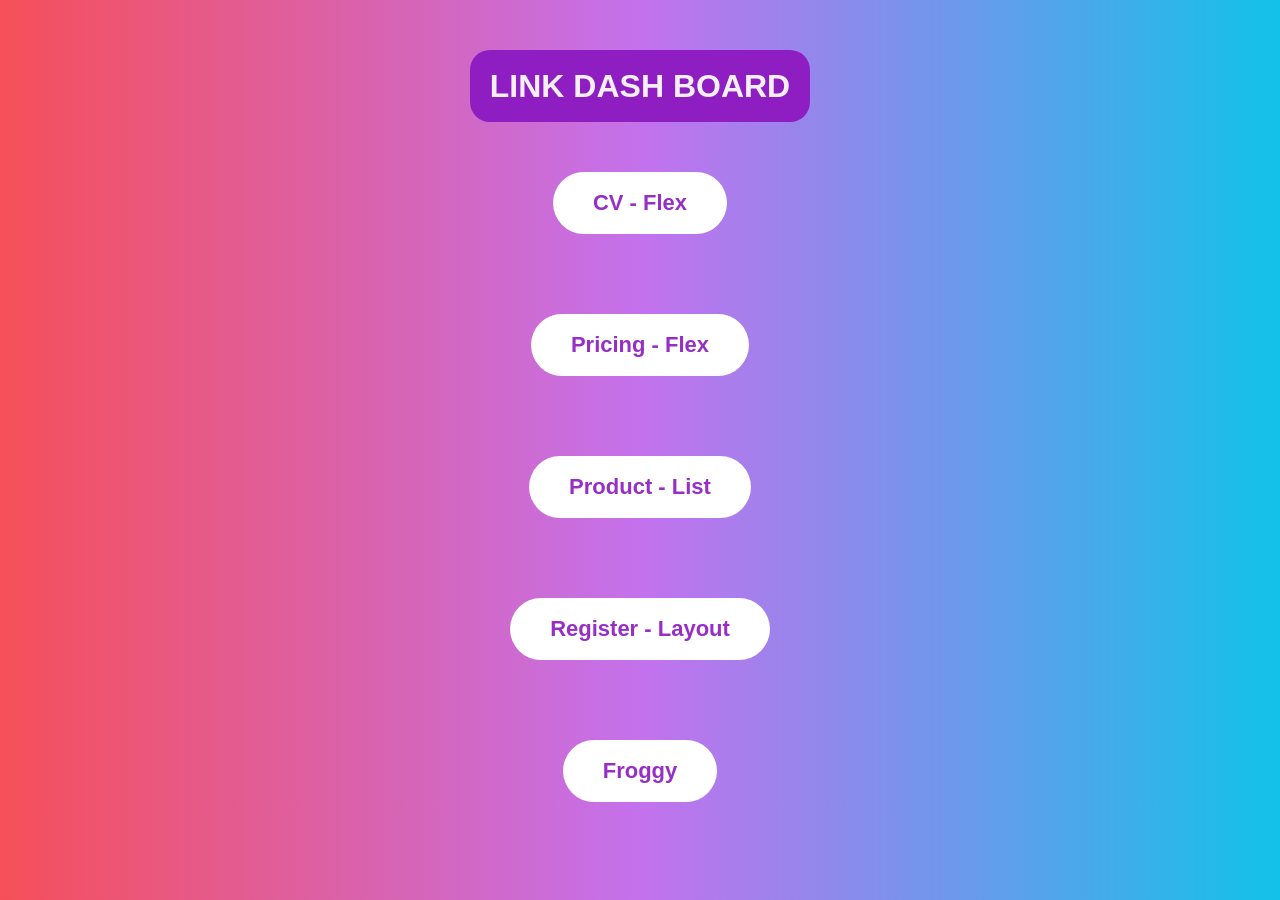
<file: index.html>
<!DOCTYPE html>
<html lang="en">

<head>
    <meta charset="UTF-8">
    <meta name="viewport" content="width=device-width, initial-scale=1.0">
    <title>Link All Files</title>
    <link rel="stylesheet" href="./src/reset.css">
    <link rel="stylesheet" href="./src/style.css">
    <style>
        @supports (background: #12c2e9) or (background: -webkit-linear-gradient(to right, #f64f59, #c471ed, #12c2e9)) {
            body {
                font-family: sans-serif;
                background: #12c2e9;
                background: linear-gradient(to right, #f64f59, #c471ed, #12c2e9);
            }
        }

        .link-container {
            width: 100%;
            text-align: center;
        }

        .link-heading {
            font-size: 3.2rem;
            padding: 20px;
        }

        .link-content {
            display: inline-block;
            font-weight: bold;
            color: #f3eff5;
            padding: 20px;
            background-color: #8e1ec2;
            border-radius: 20px;
            margin: 30px;
        }

        .link-list {
            display: flex;
            flex-direction: column;
            gap: 80px;
        }


        .link-container a {
            text-decoration: none;
            font-size: 2.2rem;
            font-weight: bold;
            color: #972fc7;
            padding: 20px 40px;
            display: inline-block;
            border-radius: 50px;
            background-color: white;
        }

        .link-container a:hover {
            color: #f8f8f8;
            background-color: #972fc7;
            border-radius: 40px;
            font-weight: bold;
            border: none;
        }
    </style>
</head>

<body>
    <div class="link-container">
        <h1 class="link-heading"><span class="link-content">LINK DASH BOARD</span></h1>
        <ul class="link-list">
            <li><a href="./cv-flex.html">CV - Flex</a></li>
            <li><a href="./pricing-flex.html">Pricing - Flex</a></li>
            <li><a href="./product-list.html">Product - List</a></li>
            <li><a href="./register-layout.html">Register - Layout</a></li>
            <li><a href=".//froggy.html">Froggy</a></li>
        </ul>
    </div>
</body>

</html>
</file>
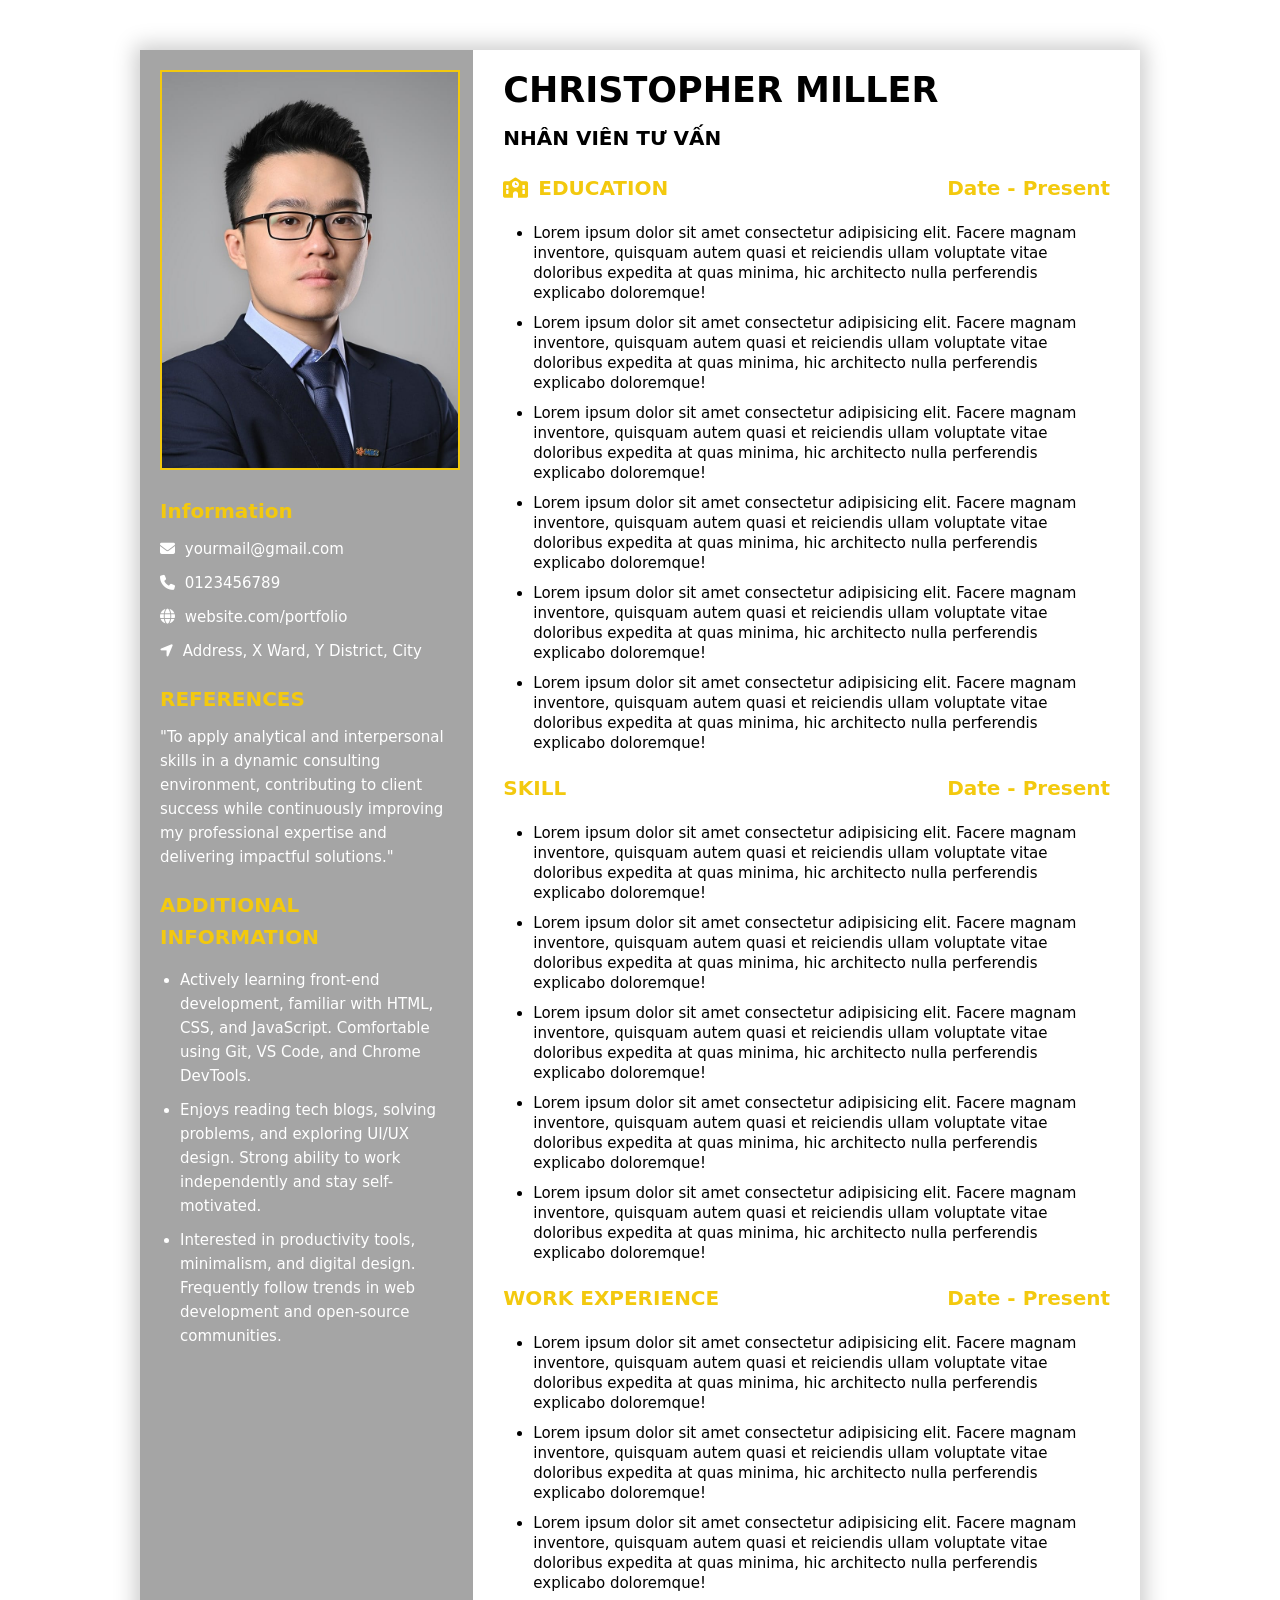
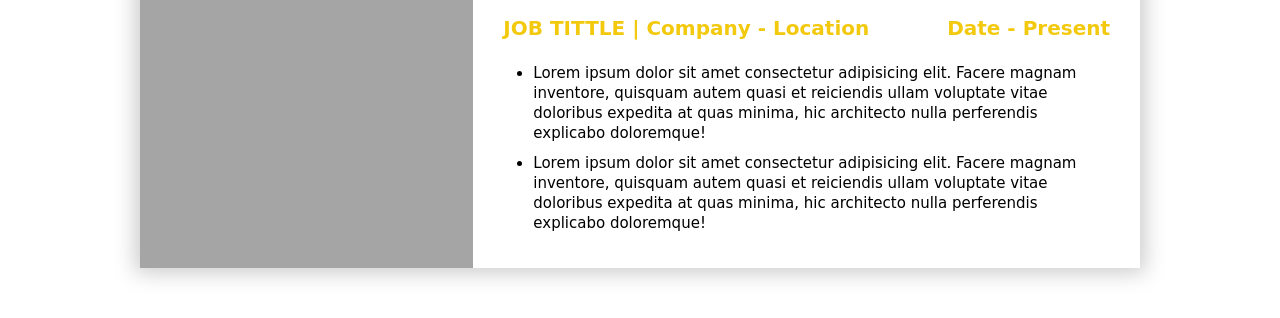
<file: cv-flex.html>
<!DOCTYPE html>
<html lang="en">

<head>
    <meta charset="UTF-8">
    <meta name="viewport" content="width=device-width, initial-scale=1.0">
    <title>CV</title>
    <link rel="preconnect" href="https://cdnjs.cloudflare.com">
    <link rel="stylesheet" href="https://cdnjs.cloudflare.com/ajax/libs/font-awesome/6.7.2/css/all.min.css">
    <link rel="stylesheet" href="./src/reset.css">
    <link rel="stylesheet" href="./src/style.css">
</head>

<body>
    <div class="cv-container">
        <div class="cv-main">
            <div class="cv-sidebar">
                <div class="sidebar-avatar">
                    <img class="avatar" src="asset/avatar.jpg" alt="avatar">
                </div>
                <div class="cv-infor">
                    <h3>
                        Information
                    </h3>
                    <a href="mailto:yourmail@gmail.com">
                        <i class="fa-solid fa-envelope"></i>
                        yourmail@gmail.com
                    </a>
                    <a href="tel:+8412345678">
                        <i class="fa-solid fa-phone"></i>
                        0123456789
                    </a>
                    <a href="#">
                        <i class="fa-solid fa-globe"></i>
                        website.com/portfolio
                    </a>
                    <a href="https://www.google.com/maps/">
                        <i class="fa-solid fa-location-arrow"></i>
                        Address, X Ward, Y District, City
                    </a>
                </div>
                <div class="cv-infor">
                    <h3>
                        REFERENCES
                    </h3>
                    <p>"To apply analytical and interpersonal skills in a dynamic consulting environment, contributing
                        to client success while continuously improving my professional expertise and delivering
                        impactful solutions."
                    </p>
                </div>
                <div class="cv-infor">
                    <h3>
                        ADDITIONAL INFORMATION
                    </h3>
                    <ul class="additional">
                        <li class="additional-text">Actively learning front-end development, familiar with HTML, CSS,
                            and JavaScript. Comfortable using Git, VS Code, and Chrome DevTools.</li>
                        <li class="additional-text">Enjoys reading tech blogs, solving problems, and exploring UI/UX
                            design. Strong ability to work independently and stay self-motivated.</li>
                        <li class="additional-text">Interested in productivity tools, minimalism, and digital design.
                            Frequently follow trends in web development and open-source communities.

                        </li>
                    </ul>
                </div>

            </div>
            <div class="cv-wrapped">
                <div class="cv-header">
                    <h1> CHRISTOPHER MILLER</h1>
                    <p>NHÂN VIÊN TƯ VẤN</p>
                </div>
                <div class="cv-body">

                    <div class="tittle">
                        <h3>
                            <i class="fa-solid fa-school"></i>
                            EDUCATION
                        </h3>
                        <h3>Date - Present</h3>
                    </div>
                    <ul class="Job-info">
                        <li class="description">Lorem ipsum dolor sit amet consectetur adipisicing elit. Facere magnam
                            inventore, quisquam autem quasi et reiciendis ullam voluptate vitae doloribus expedita at
                            quas
                            minima, hic architecto nulla perferendis explicabo doloremque!</li>
                        <li class="description">Lorem ipsum dolor sit amet consectetur adipisicing elit. Facere magnam
                            inventore, quisquam autem quasi et reiciendis ullam voluptate vitae doloribus expedita at
                            quas
                            minima, hic architecto nulla perferendis explicabo doloremque!</li>
                        <li class="description">Lorem ipsum dolor sit amet consectetur adipisicing elit. Facere magnam
                            inventore, quisquam autem quasi et reiciendis ullam voluptate vitae doloribus expedita at
                            quas
                            minima, hic architecto nulla perferendis explicabo doloremque!</li>
                        <li class="description">Lorem ipsum dolor sit amet consectetur adipisicing elit. Facere magnam
                            inventore, quisquam autem quasi et reiciendis ullam voluptate vitae doloribus expedita at
                            quas
                            minima, hic architecto nulla perferendis explicabo doloremque!</li>
                        <li class="description">Lorem ipsum dolor sit amet consectetur adipisicing elit. Facere magnam
                            inventore, quisquam autem quasi et reiciendis ullam voluptate vitae doloribus expedita at
                            quas
                            minima, hic architecto nulla perferendis explicabo doloremque!</li>
                        <li class="description">Lorem ipsum dolor sit amet consectetur adipisicing elit. Facere magnam
                            inventore, quisquam autem quasi et reiciendis ullam voluptate vitae doloribus expedita at
                            quas
                            minima, hic architecto nulla perferendis explicabo doloremque!</li>
                    </ul>
                    <div class="tittle">
                        <h3>SKILL </h3>
                        <h3>Date - Present</h3>
                    </div>
                    <ul class="Job-info">
                        <li class="description">Lorem ipsum dolor sit amet consectetur adipisicing elit. Facere magnam
                            inventore, quisquam autem quasi et reiciendis ullam voluptate vitae doloribus expedita at
                            quas
                            minima, hic architecto nulla perferendis explicabo doloremque!</li>
                        <li class="description">Lorem ipsum dolor sit amet consectetur adipisicing elit. Facere magnam
                            inventore, quisquam autem quasi et reiciendis ullam voluptate vitae doloribus expedita at
                            quas
                            minima, hic architecto nulla perferendis explicabo doloremque!</li>
                        <li class="description">Lorem ipsum dolor sit amet consectetur adipisicing elit. Facere magnam
                            inventore, quisquam autem quasi et reiciendis ullam voluptate vitae doloribus expedita at
                            quas
                            minima, hic architecto nulla perferendis explicabo doloremque!</li>
                        <li class="description">Lorem ipsum dolor sit amet consectetur adipisicing elit. Facere magnam
                            inventore, quisquam autem quasi et reiciendis ullam voluptate vitae doloribus expedita at
                            quas
                            minima, hic architecto nulla perferendis explicabo doloremque!</li>
                        <li class="description">Lorem ipsum dolor sit amet consectetur adipisicing elit. Facere magnam
                            inventore, quisquam autem quasi et reiciendis ullam voluptate vitae doloribus expedita at
                            quas
                            minima, hic architecto nulla perferendis explicabo doloremque!</li>
                    </ul>
                    <div class="tittle">
                        <h3>WORK EXPERIENCE </h3>
                        <h3>Date - Present</h3>
                    </div>
                    <ul class="Job-info">
                        <li class="description">Lorem ipsum dolor sit amet consectetur adipisicing elit. Facere magnam
                            inventore, quisquam autem quasi et reiciendis ullam voluptate vitae doloribus expedita at
                            quas
                            minima, hic architecto nulla perferendis explicabo doloremque!</li>
                        <li class="description">Lorem ipsum dolor sit amet consectetur adipisicing elit. Facere magnam
                            inventore, quisquam autem quasi et reiciendis ullam voluptate vitae doloribus expedita at
                            quas
                            minima, hic architecto nulla perferendis explicabo doloremque!</li>
                        <li class="description">Lorem ipsum dolor sit amet consectetur adipisicing elit. Facere magnam
                            inventore, quisquam autem quasi et reiciendis ullam voluptate vitae doloribus expedita at
                            quas
                            minima, hic architecto nulla perferendis explicabo doloremque!</li>

                    </ul>
                    <div class="tittle">
                        <h3>JOB TITTLE &#124; Company - Location </h3>
                        <h3>Date - Present</h3>
                    </div>
                    <ul class="Job-info">
                        <li class="description">Lorem ipsum dolor sit amet consectetur adipisicing elit. Facere magnam
                            inventore, quisquam autem quasi et reiciendis ullam voluptate vitae doloribus expedita at
                            quas
                            minima, hic architecto nulla perferendis explicabo doloremque!</li>
                        <li class="description">Lorem ipsum dolor sit amet consectetur adipisicing elit. Facere magnam
                            inventore, quisquam autem quasi et reiciendis ullam voluptate vitae doloribus expedita at
                            quas
                            minima, hic architecto nulla perferendis explicabo doloremque!</li>
                    </ul>


                </div>
            </div>
        </div>
    </div>
    </div>
</body>

</html>
</file>
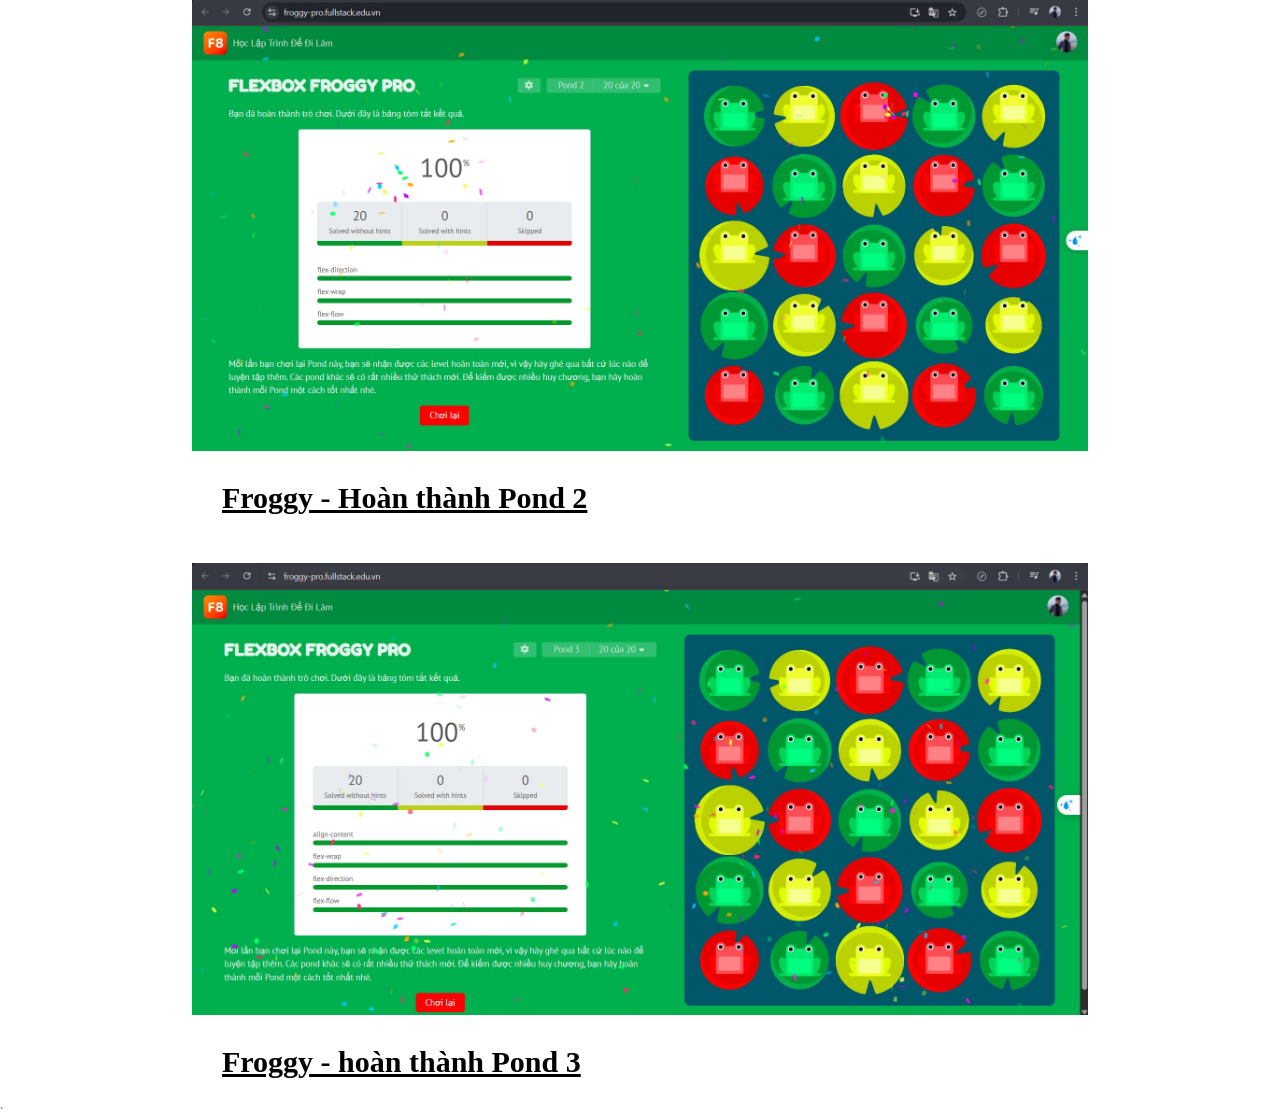
<file: froggy.html>
<!DOCTYPE html>
<html lang="en">

<head>
    <meta charset="UTF-8">
    <meta name="viewport" content="width=device-width, initial-scale=1.0">
    <title>Froggy</title>
    <link rel="stylesheet" href="./src/reset.css">
    <link rel="stylesheet" href="./src/style.css">
</head>

<body>
    <div class="froggy-container">
        <div class="froggy-image">
            <img src="./asset/froggy-pond2.jpg" alt="">
            <h1>Froggy - Hoàn thành Pond 2</h1>
        </div>
        <div class="froggy-image">
            <img src="./asset/froggy-pond3.jpg" alt="">
            <h1>Froggy - hoàn thành Pond 3</h1>
        </div>
    </div>
</body>

</html>`
</file>
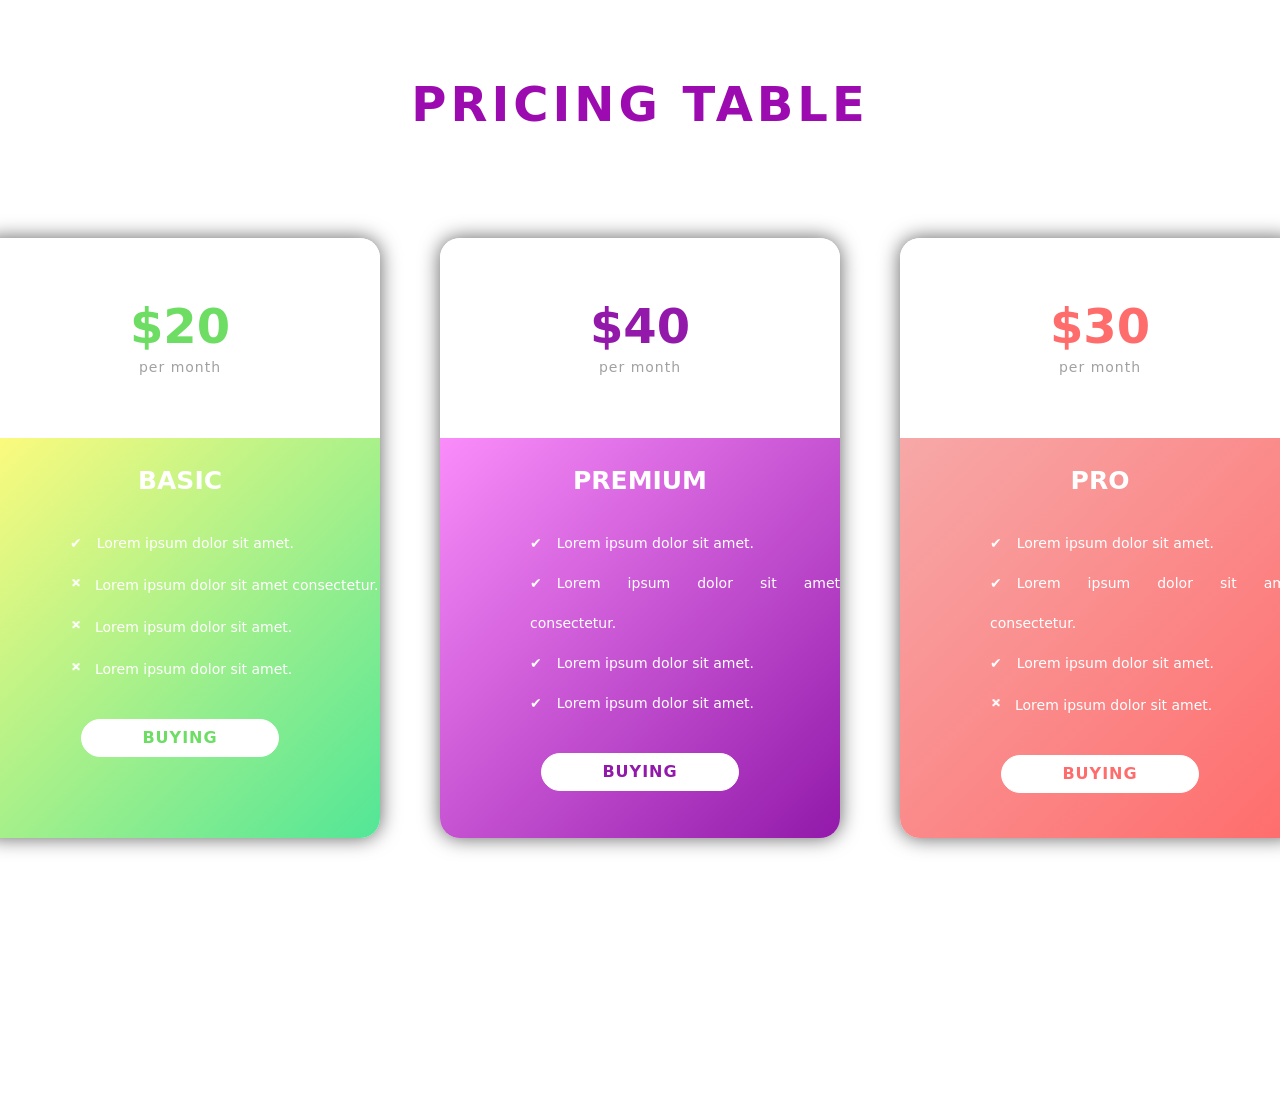
<file: pricing-flex.html>
<!DOCTYPE html>
<html lang="en">

<head>
    <meta charset="UTF-8">
    <meta name="viewport" content="width=device-width, initial-scale=1.0">
    <title>Pricing Table</title>
    <link rel="stylesheet" href="./src/reset.css">
    <link rel="stylesheet" href="./src/style.css">
</head>

<body>

    <h1 class="heading-content">PRICING TABLE</h1>
    <div class="pricing-container">
        <div class="pricing-wrapped">
            <div class="pricing-menu">
                <div class="pricing-header">
                    <h2 class="pricing-cash">$20</h2>
                    <p>per month</p>
                </div>
                <div class="pricing-body">
                    <h3 class="package">BASIC</h3>
                    <ul class="pricing-list">
                        <li class="pricing-items">Lorem ipsum dolor sit amet.</li>
                        <li class="pricing-items">Lorem ipsum dolor sit amet consectetur.</li>
                        <li class="pricing-items">Lorem ipsum dolor sit amet.</li>
                        <li class="pricing-items">Lorem ipsum dolor sit amet.</li>
                    </ul>
                    <button type="submit" class="pricing-btn">BUYING
                    </button>
                </div>
            </div>
        </div>
        <div class="pricing-wrapped">
            <div class="pricing-menu">
                <div class="pricing-header">
                    <h2 class="pricing-cash">$40</h2>
                    <p>per month</p>
                </div>
                <div class="pricing-body">
                    <h3 class="package">PREMIUM</h3>
                    <ul class="pricing-list">
                        <li class="pricing-items">Lorem ipsum dolor sit amet.</li>
                        <li class="pricing-items">Lorem ipsum dolor sit amet consectetur.</li>
                        <li class="pricing-items">Lorem ipsum dolor sit amet.</li>
                        <li class="pricing-items">Lorem ipsum dolor sit amet.</li>
                    </ul>
                    <button type="submit" class="pricing-btn">BUYING
                    </button>
                </div>
            </div>
        </div>
        <div class="pricing-wrapped">
            <div class="pricing-menu">
                <div class="pricing-header">
                    <h2 class="pricing-cash">$30</h2>
                    <p>per month</p>
                </div>
                <div class="pricing-body">
                    <h3 class="package">PRO</h3>
                    <ul class="pricing-list">
                        <li class="pricing-items">Lorem ipsum dolor sit amet.</li>
                        <li class="pricing-items">Lorem ipsum dolor sit amet consectetur.</li>
                        <li class="pricing-items">Lorem ipsum dolor sit amet.</li>
                        <li class="pricing-items">Lorem ipsum dolor sit amet.</li>
                    </ul>
                    <button type="submit" class="pricing-btn">BUYING
                    </button>
                </div>
            </div>
        </div>
    </div>

</body>

</html>
</file>
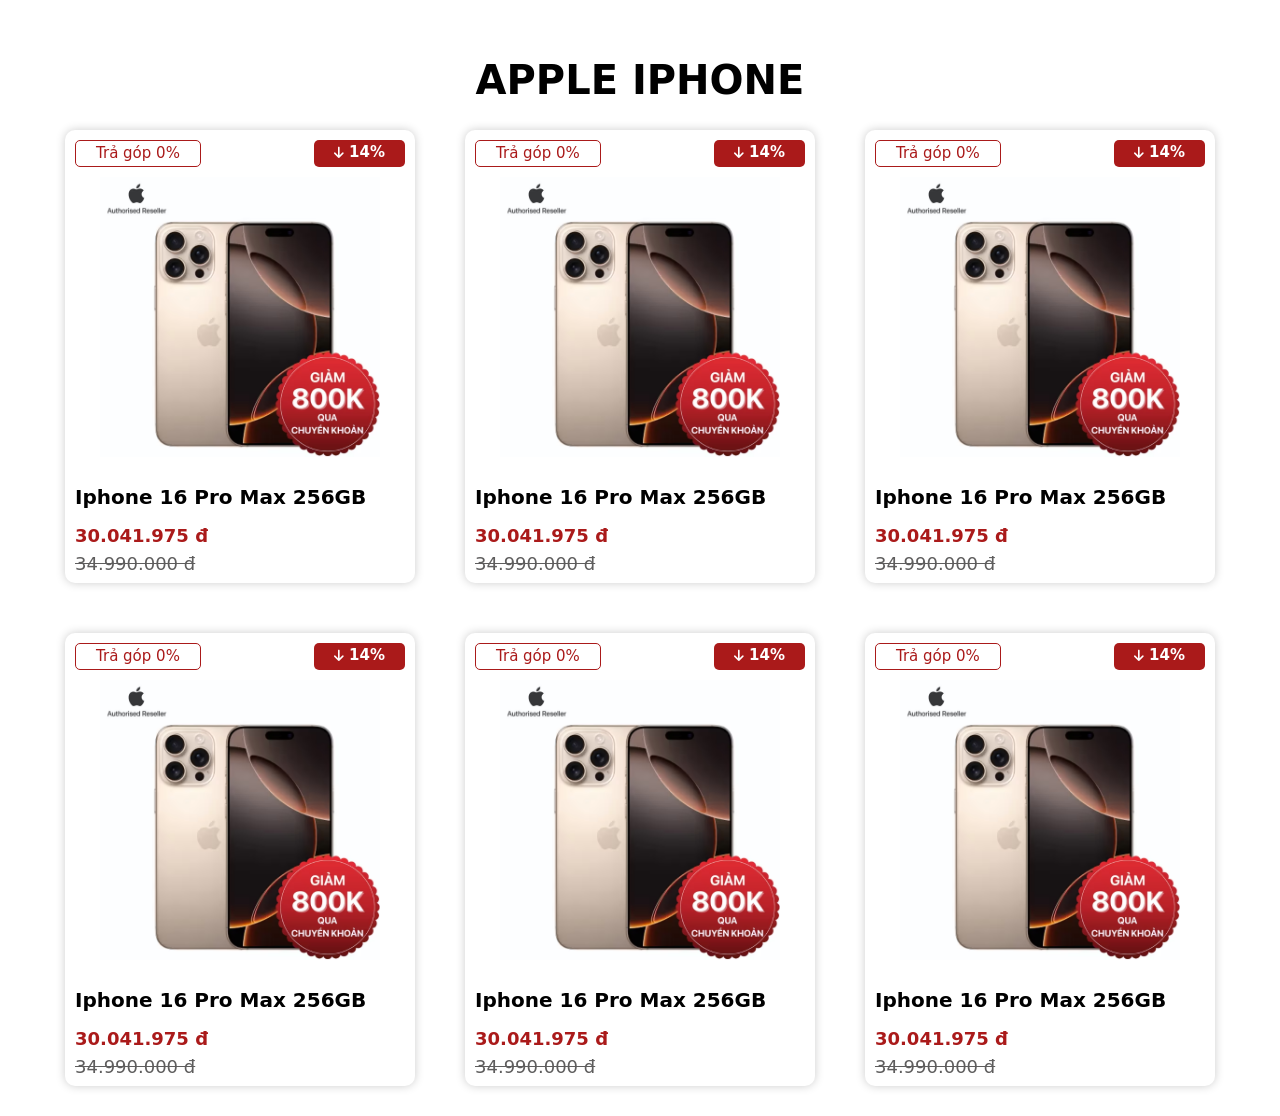
<file: product-list.html>
<!DOCTYPE html>
<html lang="en">

<head>
    <meta charset="UTF-8">
    <meta name="viewport" content="width=device-width, initial-scale=1.0">
    <title>Product - Lists</title>
    <link rel="preconnect" href="https://cdnjs.cloudflare.com">
    <link rel="stylesheet" href="https://cdnjs.cloudflare.com/ajax/libs/font-awesome/6.7.2/css/all.min.css">
    <link rel="stylesheet" href="./src/reset.css">
    <link rel="stylesheet" href="./src/style.css">
</head>

<body>
    <div class="product-container">
        <div class="product-header">
            <h1 class="">APPLE IPHONE </h1>
        </div>
        <div class="product-body">
            <div class="product-grid">
                <!-- Item 1 -->
                <div class="product-wrapped">
                    <a href="">
                        <div class="product-top">
                            <div class="product-payment">
                                Trả góp 0%
                            </div>
                            <div class="product-discount"><i class="fa-solid fa-arrow-down"></i>
                                14%
                            </div>
                        </div>
                        <div class="product-image">
                            <img src="./asset/Iphone16promax.avif" alt="Iphone16promax">
                        </div>
                        <div class="product-middle">
                            <div class="product-name">
                                <h2>Iphone 16 Pro Max 256GB</h2>
                            </div>
                            <div class="product-price">
                                <span>30.041.975 đ</span>
                            </div>
                            <div class="product-unit">
                                <span>34.990.000 đ</span>
                            </div>
                        </div>
                    </a>
                </div>
                <!-- Item 2 -->
                <div class="product-wrapped">
                    <a href="">
                        <div class="product-top">
                            <div class="product-payment">
                                Trả góp 0%
                            </div>
                            <div class="product-discount"><i class="fa-solid fa-arrow-down"></i>
                                14%
                            </div>
                        </div>
                        <div class="product-image">
                            <img src="./asset/Iphone16promax.avif" alt="">
                        </div>
                        <div class="product-middle">
                            <div class="product-name">
                                <h2>Iphone 16 Pro Max 256GB</h2>
                            </div>
                            <div class="product-price">
                                <span>30.041.975 đ</span>
                            </div>
                            <div class="product-unit">
                                <span>34.990.000 đ</span>
                            </div>
                        </div>
                    </a>
                </div>
                <!-- Item 3 -->
                <div class="product-wrapped">
                    <a href="">
                        <div class="product-top">
                            <div class="product-payment">
                                Trả góp 0%
                            </div>
                            <div class="product-discount"><i class="fa-solid fa-arrow-down"></i>
                                14%
                            </div>
                        </div>
                        <div class="product-image">
                            <img src="./asset/Iphone16promax.avif" alt="">
                        </div>
                        <div class="product-middle">
                            <div class="product-name">
                                <h2>Iphone 16 Pro Max 256GB</h2>
                            </div>
                            <div class="product-price">
                                <span>30.041.975 đ</span>
                            </div>
                            <div class="product-unit">
                                <span>34.990.000 đ</span>
                            </div>
                        </div>
                    </a>
                </div>
                <!-- Item 4 -->
                <div class="product-wrapped">
                    <a href="">
                        <div class="product-top">
                            <div class="product-payment">
                                Trả góp 0%
                            </div>
                            <div class="product-discount"><i class="fa-solid fa-arrow-down"></i>
                                14%
                            </div>
                        </div>
                        <div class="product-image">
                            <img src="./asset/Iphone16promax.avif" alt="">
                        </div>
                        <div class="product-middle">
                            <div class="product-name">
                                <h2>Iphone 16 Pro Max 256GB</h2>
                            </div>
                            <div class="product-price">
                                <span>30.041.975 đ</span>
                            </div>
                            <div class="product-unit">
                                <span>34.990.000 đ</span>
                            </div>
                        </div>
                    </a>
                </div>
                <!-- Item 5 -->
                <div class="product-wrapped">
                    <a href="">
                        <div class="product-top">
                            <div class="product-payment">
                                Trả góp 0%
                            </div>
                            <div class="product-discount"><i class="fa-solid fa-arrow-down"></i>
                                14%
                            </div>
                        </div>
                        <div class="product-image">
                            <img src="./asset/Iphone16promax.avif" alt="">
                        </div>
                        <div class="product-middle">
                            <div class="product-name">
                                <h2>Iphone 16 Pro Max 256GB</h2>
                            </div>
                            <div class="product-price">
                                <span>30.041.975 đ</span>
                            </div>
                            <div class="product-unit">
                                <span>34.990.000 đ</span>
                            </div>
                        </div>
                    </a>
                </div>
                <!-- Item 6 -->
                <div class="product-wrapped">
                    <a href="">
                        <div class="product-top">
                            <div class="product-payment">
                                Trả góp 0%
                            </div>
                            <div class="product-discount"><i class="fa-solid fa-arrow-down"></i>
                                14%
                            </div>
                        </div>
                        <div class="product-image">
                            <img src="./asset/Iphone16promax.avif" alt="">
                        </div>
                        <div class="product-middle">
                            <div class="product-name">
                                <h2>Iphone 16 Pro Max 256GB</h2>
                            </div>
                            <div class="product-price">
                                <span>30.041.975 đ</span>
                            </div>
                            <div class="product-unit">
                                <span>34.990.000 đ</span>
                            </div>
                        </div>
                    </a>
                </div>

            </div>
        </div>
    </div>
</body>

</html>
</file>
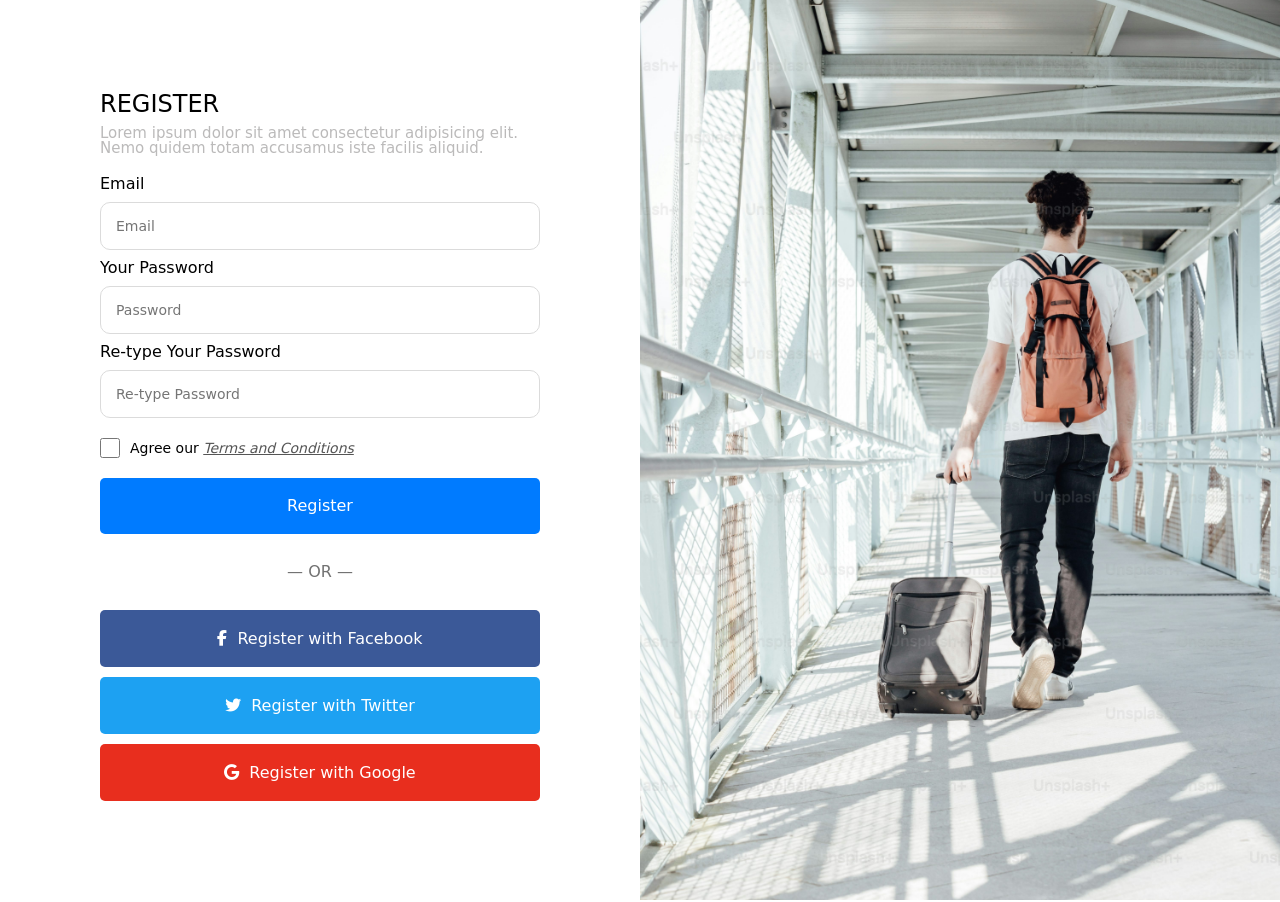
<file: register-layout.html>
<!DOCTYPE html>
<html lang="en">

<head>
    <meta charset="UTF-8">
    <meta name="viewport" content="width=device-width, initial-scale=1.0">
    <title>Register - Layout</title>
    <link rel="preconnect" href="https://cdnjs.cloudflare.com">
    <link rel="stylesheet" href="https://cdnjs.cloudflare.com/ajax/libs/font-awesome/6.7.2/css/all.min.css">
    <link rel="stylesheet" href="./src/reset.css">
    <link rel="stylesheet" href="./src/style.css">
</head>


<body>
    <div class="register-container">
        <div class="register-wrapped">
            <div class="register-form">
                <div class="register-top">
                    <h1>REGISTER</h1>
                    <p>Lorem ipsum dolor sit amet consectetur adipisicing elit. Nemo quidem totam accusamus iste facilis
                        aliquid.</p>
                </div>
                <form class="register-middle">
                    <div class="register-label">
                        <label for="email">Email</label>
                        <input type="text" placeholder="Email" id="email">
                    </div>
                    <div class="register-label">
                        <label for="password">Your Password</label>
                        <input type="password" placeholder="Password" id="password">

                    </div>
                    <div class="register-label">
                        <label for="retype-password">Re-type Your Password </label>
                        <input type="password" placeholder="Re-type Password" id="retype-password">
                    </div>
                    <div class="register-checkbox">
                        <label for="">
                            <input type="checkbox" class="custom-checkbox">
                            <span>Agree our <a href="">Terms and Conditions</a></span>
                        </label>
                    </div>
                    <button type="submit" class="btn-register">Register</button>
                    <span class="space">— OR — </span>
                    <button type="submit" class="btn-register"><i class="fa-brands fa-facebook-f"></i>Register with
                        Facebook</button>
                    <button type="submit" class="btn-register"><i class="fa-brands fa-twitter"></i>Register with
                        Twitter</button>
                    <button type="submit" class="btn-register"><i class="fa-brands fa-google"></i>Register with
                        Google</button>
                </form>

            </div>
            <div class="register-image">
                <img src="./asset/Travel.jpg" alt="">
            </div>
        </div>
    </div>
</body>

</html>
</file>
<file: src/style.css>
/* CSS of CV.html */

html {
  font-size: 62.5%;
}

:root {
  /* root of cv-flex */
  --color-main: #f3c90e;
  --backround-color: #a5a5a5;
  --font-color: #ffffff;

  /* root of product-lists */
  --product-main-color: rgb(170, 26, 26);
}
.cv-container {
  width: 100%;
  font-family: system-ui, -apple-system, BlinkMacSystemFont, "Segoe UI", Roboto,
    Oxygen, Ubuntu, Cantarell, "Open Sans", "Helvetica Neue", sans-serif;
  background-color: rgb(255, 255, 255);
  line-height: 1.6;
}
a {
  text-decoration: none;
  color: black;
}

.cv-main {
  display: flex;
  width: 1000px;
  margin: 50px auto;
  box-shadow: 0px 0px 20px 5px #ccc;
}

.cv-sidebar {
  width: 33.33%;
  flex-grow: 1;
  background-color: var(--backround-color);
  color: var(--font-color);
  padding: 2rem;
}
.avatar {
  width: 300px;
  height: 400px;
  border: 2px solid var(--color-main);
  object-fit: cover;
}
.cv-infor {
  display: flex;
  flex-direction: column;
  gap: 1rem;
  margin: 2rem 0px;
  font-size: 1.5rem;
}
.cv-infor h3 {
  font-size: 2rem;
  color: var(--color-main);
}
.cv-infor a {
  color: var(--font-color);
}
.cv-infor i {
  margin-right: 0.5rem;
}
.additional {
  list-style: disc;
  padding: 0px 5px 0px 20px;
}
.additional-text {
  padding: 5px 0;
}
.cv-wrapped {
  flex-grow: 2;
  padding: 3rem;
  line-height: 2rem;
}

.cv-header {
}

.cv-header h1 {
  font-size: 3.5rem;
  font-weight: bold;
  padding-bottom: 1.8rem;
}

.cv-header > p {
  font-size: 2rem;
  font-weight: bold;
  padding: 1rem 0;
}

.cv-body {
}

.tittle {
  display: flex;
  justify-content: space-between;
}

.tittle > h3 {
  margin: 2rem 0px;
  display: inline-block;
  font-size: 2rem;
  color: var(--color-main);
}

.tittle > h3 > i {
  margin-right: 3px;
}
.Job-info {
  list-style: disc;
}
.Job-info .description {
  margin-left: 3rem;
  font-size: 1.5rem;
  padding: 5px 0;
}

/* CSS Of Pricing-Flex */

.heading-content {
  margin: 8rem 0;
  display: flex;
  align-items: center;
  justify-content: center;
  color: #9c0baf;
  font-size: 4.8rem;
  font-weight: bold;
  font-family: system-ui, -apple-system, BlinkMacSystemFont, "Segoe UI", Roboto,
    Oxygen, Ubuntu, Cantarell, "Open Sans", "Helvetica Neue", sans-serif;
  letter-spacing: 4px;
}
.pricing-container {
  font-family: system-ui, -apple-system, BlinkMacSystemFont, "Segoe UI", Roboto,
    Oxygen, Ubuntu, Cantarell, "Open Sans", "Helvetica Neue", sans-serif;
  max-width: 100%;
  height: 100vh;
  display: flex;
  text-align: center;
  justify-content: center;
}
.pricing-wrapped {
  display: flex;
  justify-content: center;
  flex: none;
}
.pricing-wrapped:nth-child(1) .pricing-menu:hover {
  box-shadow: 0px 0px 40px 1px #52e697;
}
.pricing-wrapped:nth-child(2) .pricing-menu:hover {
  box-shadow: 0px 0px 40px 1px #f36bff;
}
.pricing-wrapped:nth-child(3) .pricing-menu:hover {
  box-shadow: 0px 0px 40px 1px #ff6c6c;
}

.pricing-menu {
  width: 400px;
  height: 600px;
  margin: 30px;
  background-color: rgb(255, 255, 255);
  border-radius: 20px;
  box-shadow: 0px 0px 20px #616161;
}
.pricing-header {
  height: calc(600px - (600px * (2 / 3)));
  display: flex;
  align-items: center;
  justify-content: center;
  flex-direction: column;
  gap: 1rem;
  border-top-left-radius: 20px;
  border-top-right-radius: 20px;
  background-color: #ffffff;
}
.pricing-wrapped .pricing-header .pricing-cash {
  font-size: 4.8rem;
  color: #6ddd63;
}
.pricing-wrapped:nth-child(2) .pricing-header .pricing-cash {
  color: #9219aa;
}
.pricing-wrapped:nth-child(3) .pricing-header .pricing-cash {
  color: #ff6c6c;
}

.pricing-menu .pricing-header p {
  font-size: 1.4rem;
  color: #a1a1a1;
  letter-spacing: 1px;
}
.pricing-menu .pricing-body {
  height: calc(600px - (600px * (1 / 3)));
  border-bottom-left-radius: 20px;
  border-bottom-right-radius: 20px;
  background-image: linear-gradient(-45deg, #52e697 0%, #fffb7d 100%);
}
.pricing-wrapped:nth-child(2) .pricing-menu .pricing-body {
  background-image: linear-gradient(-45deg, #9219aa 0%, #fa8dfa 100%);
}
.pricing-wrapped:nth-child(3) .pricing-menu .pricing-body {
  background-image: linear-gradient(-45deg, #ff6c6c 0%, #f7a8a8 100%);
}

.pricing-body .package {
  display: inline-block;
  margin: 30px 0px;
  font-size: 25px;
  color: white;
}
.pricing-body .pricing-list {
  margin-left: 90px;
  line-height: 40px;
  text-align: justify;
  font-size: 1.4rem;
}
.pricing-body .pricing-list .pricing-items {
  color: white;
}
.pricing-body .pricing-list .pricing-items::before {
  content: "\2714";
  margin-right: 15px;
  font-weight: bold;
}
.pricing-wrapped:nth-child(1) .pricing-items:nth-child(n + 2)::before,
.pricing-wrapped:nth-child(3) .pricing-items:last-child::before {
  content: "\010102";
  margin-right: 15px;
  font-size: 2rem;
}
.pricing-wrapped .pricing-btn {
  padding: 10px 60px;
  margin-top: 30px;
  color: #6ddd63;
  font-size: 1.6rem;
  font-weight: bold;
  letter-spacing: 1px;
  border-radius: 30px;
  background-color: white;
  border: 1px solid white;
  outline: none;
  cursor: pointer;
}
.pricing-wrapped:nth-child(2) .pricing-btn {
  color: #9219aa;
}
.pricing-wrapped:nth-child(3) .pricing-btn {
  color: #ff6c6c;
}
.pricing-wrapped .pricing-btn:hover {
  box-shadow: 0px 0px 20px 1px #5858587e;
}

/* CSS Of Product - List */
.product-container {
  width: 100%;
  font-family: system-ui, -apple-system, BlinkMacSystemFont, "Segoe UI", Roboto,
    Oxygen, Ubuntu, Cantarell, "Open Sans", "Helvetica Neue", sans-serif;
  padding: 30px;
}
.product-header {
  text-align: center;
  margin: 30px;
}
.product-header > h1 {
  font-size: 4rem;
  font-weight: bold;
}
.product-body {
  max-width: 1200px;
  margin: 0 auto;
}
.product-grid {
  display: flex;
  flex-direction: row;
  justify-content: center;
  gap: 50px;
  flex-wrap: wrap;
}
.product-wrapped {
  width: calc((100% / 3) - 50px);
  padding: 10px;
  box-shadow: 0px 0px 10px #ccc;
  border-radius: 10px;
}
.product-wrapped:hover {
  box-shadow: 0px 0px 10px #5e5d5d;
}
.product-wrapped:hover img {
  transform: translateY(-10px);
}
.product-top {
  display: flex;
  justify-content: space-between;
}
.product-payment {
  padding: 5px 20px;
  border-radius: 5px;
  border: 1px solid var(--product-main-color);
  color: var(--product-main-color);
  font-size: 1.5em;
}
.product-discount {
  padding: 5px 20px;
  border-radius: 5px;
  background-color: var(--product-main-color);
  color: white;
  font-weight: bold;
  font-size: 1.5rem;
}
.product-discount i {
  font-size: 1.3rem;
}

.product-image > img {
  width: 100%;
  height: 300px;
  object-fit: contain;
  padding: 10px;
  display: block;
  transition: transform 0.3s ease-in-out;
}

.product-middle {
  display: flex;
  justify-content: left;
  flex-direction: column;
  gap: 10px;
  padding-top: 20px;
}
.product-name {
  font-size: 2rem;
}
.product-price {
  font-size: 1.8rem;
  color: var(--product-main-color);
  font-weight: bold;
  padding-top: 10px;
}
.product-unit {
  font-size: 1.8rem;
  text-decoration: line-through;
  color: #5e5d5d;
}

/* CSS Of Register - Layout  */
.register-container {
  width: 100%;
  margin: 0 auto;
  font-family: system-ui, -apple-system, BlinkMacSystemFont, "Segoe UI", Roboto,
    Oxygen, Ubuntu, Cantarell, "Open Sans", "Helvetica Neue", sans-serif;
}
.register-wrapped {
  max-width: 100%;
  display: flex;
  align-items: center;
}

.register-form {
  width: 50%;
  padding: 0px 100px;
  min-height: 900px;
  display: flex;
  flex-direction: column;
  justify-content: center;
  align-items: center;
}
.register-top {
  width: 100%;
  display: block;
}
.register-top h1 {
  font-size: 2.4rem;
  font-weight: 500;
  padding: 10px 0;
}
.register-top p {
  color: #bbbaba;
  font-size: 1.5rem;
}
.register-middle {
  padding: 10px 0px;
  width: 100%;
}
.register-label {
  display: flex;
  flex-direction: column;
}
.register-label label {
  padding: 10px 0px;
  font-size: 1.6rem;
}
.register-label input {
  display: block;
  padding: 15px;
  border-radius: 10px;
  border: 1px solid #dbdbdb;
  outline: none;
  font-size: 1.4rem;
}
.register-label input:focus {
  border: 1px solid black;
}
.register-label input::placeholder {
  font-size: 1.4rem;
  align-content: center;
}
.register-checkbox {
  padding: 20px 0;
}
.register-checkbox .custom-checkbox {
  width: 20px;
  height: 20px;
  cursor: pointer;
}

.register-checkbox label {
  display: flex;
  align-items: center;
  gap: 10px;
  font-size: 1.4rem;
}
.register-checkbox a {
  text-decoration: underline;
  font-style: italic;
  color: #555555;
}

.register-middle .btn-register,
.space {
  display: block;
  width: 100%;
  padding: 20px;
  border-radius: 5px;
  margin-bottom: 10px;
  color: white;
  border: none;
  font-size: 1.6rem;
  cursor: pointer;
}
.register-middle .btn-register:nth-last-child(1) {
  background-color: #e82e1e;
}
.register-middle .btn-register:nth-last-child(2) {
  background-color: #1da1f2;
}
.register-middle .btn-register:nth-last-child(3) {
  background-color: #3b5998;
}
.register-middle .space:nth-last-child(4) {
  color: #727272;
  cursor: unset;
}
.register-middle .btn-register:nth-last-child(5) {
  background-color: #007bff;
}
.register-middle i {
  margin-right: 10px;
}
.register-middle .space {
  text-align: center;
}

.register-image {
  width: 50%;
}
.register-image > img {
  width: 100%;
  height: 100vh;
  object-fit: cover;
}

/* CSS Of Froggy */
.froggy-container {
  max-width: 100%;
  display: flex;
  justify-content: center;
  align-items: center;
  flex-wrap: wrap;
  gap: 20px;
}

.froggy-image {
  width: 70%;
}
.froggy-image img {
  width: 100%;
}
.froggy-image h1 {
  font-size: 3rem;
  padding: 30px;
  text-decoration: underline;
}
</file>
